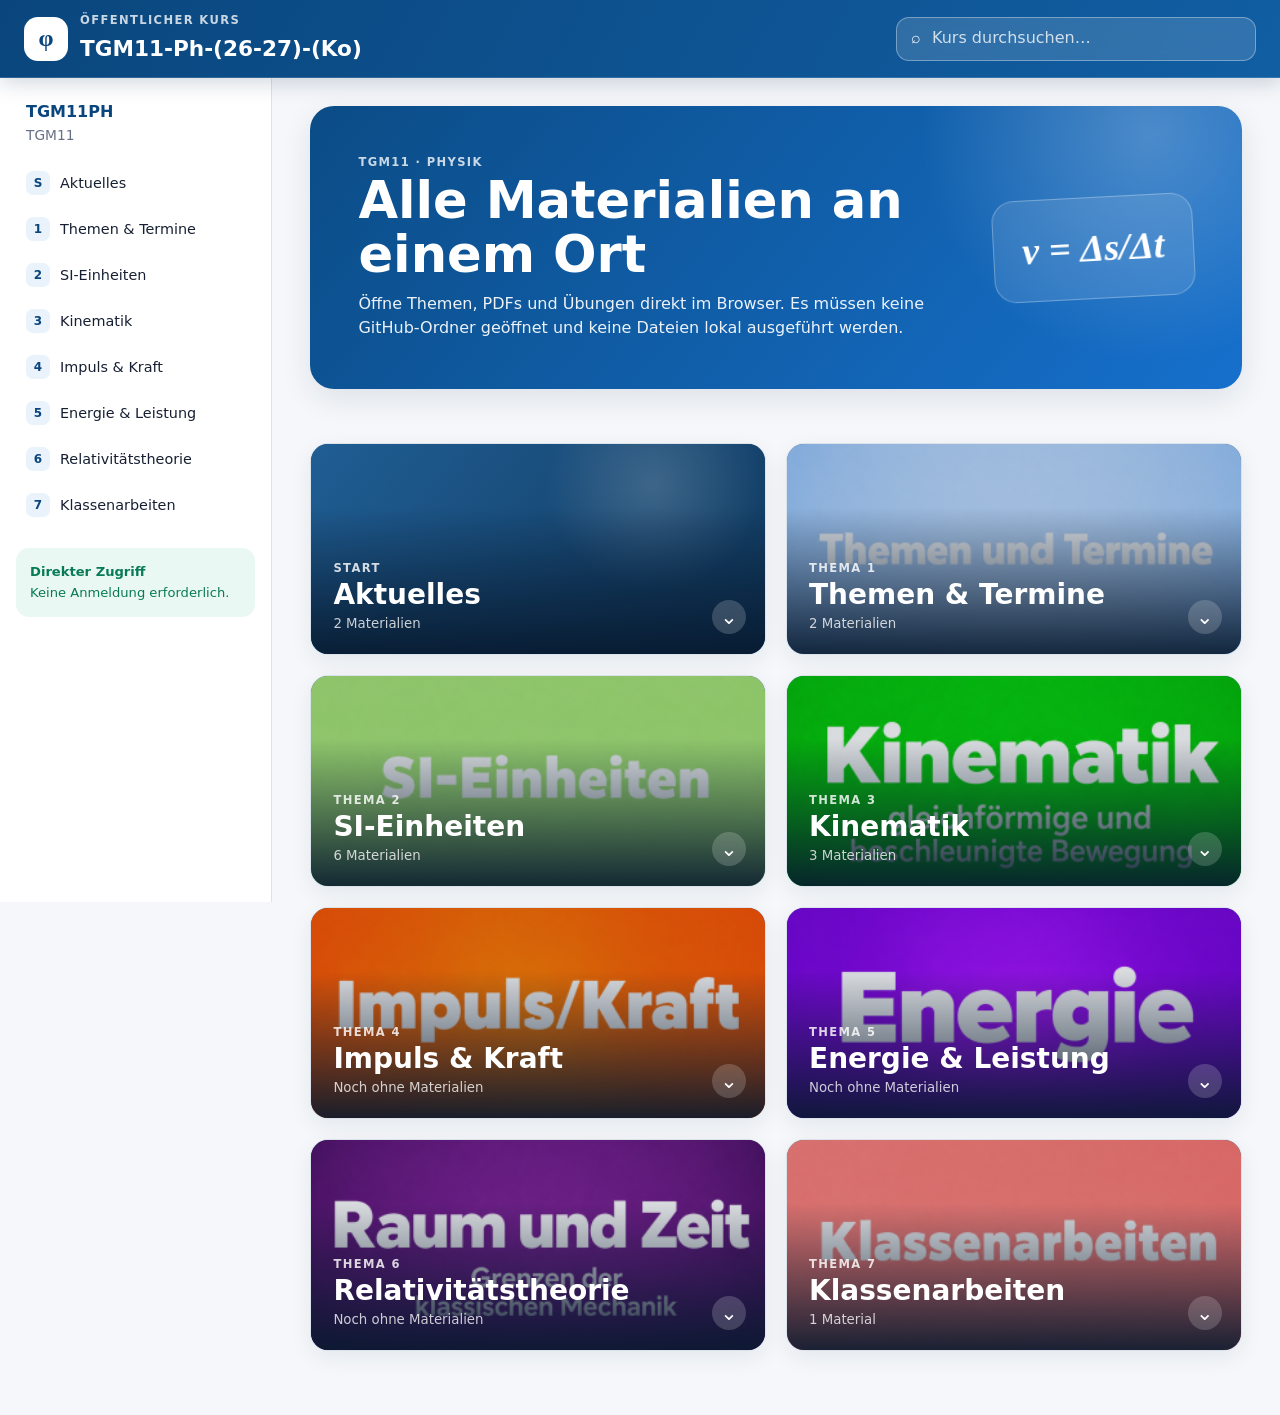
<file: index.html>
<!doctype html>
<html lang="de">
<head>
  <meta charset="utf-8">
  <meta name="viewport" content="width=device-width, initial-scale=1">
  <meta name="description" content="Öffentliche statische Kursansicht">
  <meta name="theme-color" content="#115ea3">
  <title>Kurs</title>
  <link rel="stylesheet" href="assets/styles.css">
  <script defer src="data/course-data.js"></script>
  <script defer src="assets/app.js"></script>
</head>
<body>
  <a class="skip-link" href="#main">Zum Inhalt springen</a>
  <header class="site-header">
    <div class="header-inner">
      <button class="menu-button" id="menuButton" type="button" aria-label="Navigation öffnen" aria-controls="sidebar" aria-expanded="false">☰</button>
      <div class="brand">
        <span class="brand-mark" aria-hidden="true">φ</span>
        <div>
          <p class="eyebrow">Öffentlicher Kurs</p>
          <h1 id="courseTitle">Moodle-Kurs</h1>
        </div>
      </div>
      <div class="header-actions">
        <label class="search" aria-label="Kurs durchsuchen">
          <span aria-hidden="true">⌕</span>
          <input id="searchInput" type="search" placeholder="Kurs durchsuchen…" autocomplete="off">
        </label>
      </div>
    </div>
  </header>

  <div class="layout">
    <aside class="sidebar" id="sidebar" aria-label="Kursnavigation">
      <div class="course-meta">
        <strong id="courseShortname"></strong>
        <span id="courseCategory"></span>
      </div>
      <nav id="sectionNav"></nav>
      <div class="sidebar-note">
        <strong>Direkter Zugriff</strong>
        <span>Keine Anmeldung erforderlich.</span>
      </div>
    </aside>

    <main id="main" class="main-content" tabindex="-1">
      <section class="hero" id="hero">
        <div>
          <p class="eyebrow">TGM11 · Physik</p>
          <h2>Alle Materialien an einem Ort</h2>
          <p>Öffne Themen, PDFs und Übungen direkt im Browser. Es müssen keine GitHub-Ordner geöffnet und keine Dateien lokal ausgeführt werden.</p>
        </div>
        <div class="hero-symbol" aria-hidden="true">v = Δs/Δt</div>
      </section>

      <div id="searchStatus" class="search-status" role="status" aria-live="polite"></div>
      <section id="courseGrid" class="course-grid" aria-label="Kursbereiche"></section>
      <section id="emptySearch" class="empty-state" hidden>
        <div aria-hidden="true">⌕</div>
        <h2>Keine Treffer</h2>
        <p>Versuche einen anderen Suchbegriff.</p>
      </section>
    </main>
  </div>

  <div class="modal" id="viewerModal" hidden>
    <div class="modal-backdrop" data-close-modal></div>
    <section class="modal-panel" role="dialog" aria-modal="true" aria-labelledby="viewerTitle">
      <header class="modal-header">
        <div>
          <p class="eyebrow" id="viewerType">Material</p>
          <h2 id="viewerTitle">Material</h2>
        </div>
        <div class="modal-actions">
          <a id="openNewTab" class="button secondary" href="#" target="_blank" rel="noopener" hidden>Neuer Tab</a>
          <a id="downloadFile" class="button secondary" href="#" download hidden>Download</a>
          <button class="icon-button" type="button" data-close-modal aria-label="Schließen">×</button>
        </div>
      </header>
      <div class="modal-body" id="viewerBody"></div>
    </section>
  </div>

  <template id="sectionTemplate">
    <article class="section-card">
      <button class="section-cover" type="button" aria-expanded="false">
        <span class="cover-image" aria-hidden="true"></span>
        <span class="cover-overlay"></span>
        <span class="cover-text">
          <span class="section-number"></span>
          <strong class="section-title"></strong>
          <small class="section-count"></small>
        </span>
        <span class="chevron" aria-hidden="true">⌄</span>
      </button>
      <div class="section-content" hidden>
        <div class="section-summary prose"></div>
        <div class="section-items"></div>
      </div>
    </article>
  </template>

  <template id="subsectionTemplate">
    <section class="subsection">
      <button class="subsection-toggle" type="button" aria-expanded="false">
        <span><span class="item-icon" aria-hidden="true">▦</span><strong class="subsection-title"></strong></span>
        <span class="subsection-meta"></span>
        <span class="chevron" aria-hidden="true">⌄</span>
      </button>
      <div class="subsection-body" hidden>
        <div class="subsection-summary prose"></div>
        <div class="subsection-items"></div>
      </div>
    </section>
  </template>
</body>
</html>
</file>
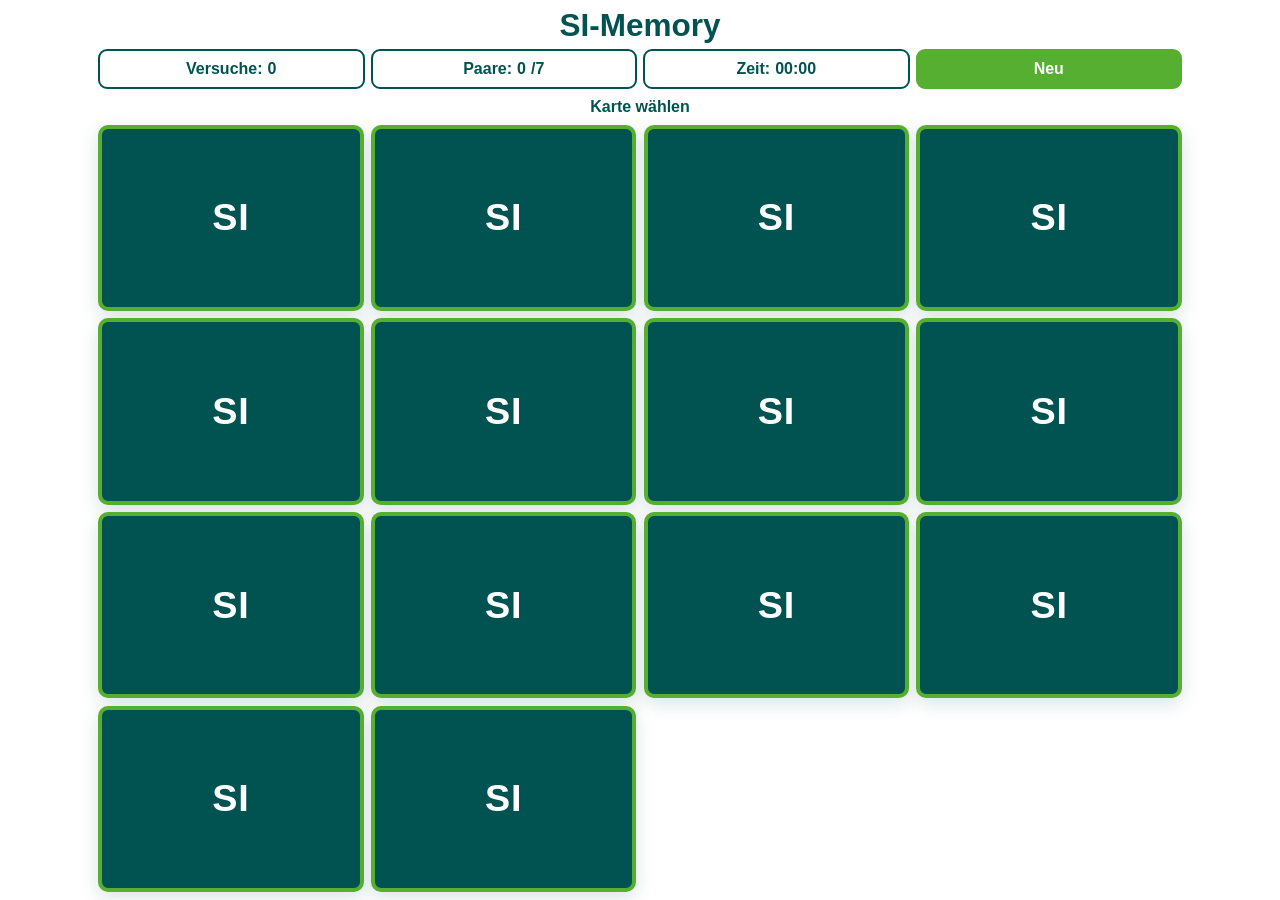
<file: course-files/20517-Memory-SI-Basiseinheiten/Memory_SI_Basiseinheiten.html>
<!DOCTYPE html>
<html lang="de">
<head>
  <meta charset="UTF-8">
  <meta name="viewport" content="width=device-width, initial-scale=1.0">
  <title>SI-Memory</title>
  <style>
    :root {
      --petrol: #005351;
      --green: #56AF31;
      --white: #ffffff;
      --shadow: 0 6px 18px rgba(0, 83, 81, 0.15);
    }

    * {
      box-sizing: border-box;
    }

    html,
    body {
      width: 100%;
      height: 100%;
      margin: 0;
      overflow: hidden;
    }

    body {
      font-family: Arial, Helvetica, sans-serif;
      color: var(--petrol);
      background: var(--white);
    }

    .app {
      width: min(1100px, 98vw);
      height: 100dvh;
      margin: 0 auto;
      padding: 8px;
      display: grid;
      grid-template-rows: auto auto auto 1fr;
      gap: 6px;
    }

    h1 {
      margin: 0;
      text-align: center;
      font-size: clamp(1.45rem, 3.5vh, 2.2rem);
      line-height: 1.1;
    }

    .toolbar {
      display: grid;
      grid-template-columns: repeat(4, 1fr);
      gap: 6px;
    }

    .stat,
    .button {
      min-height: 40px;
      border: 2px solid var(--petrol);
      border-radius: 9px;
      background: var(--white);
      color: var(--petrol);
      display: flex;
      align-items: center;
      justify-content: center;
      gap: 5px;
      font-weight: 700;
      font-size: clamp(0.8rem, 1.9vh, 1rem);
    }

    .button {
      border-color: var(--green);
      background: var(--green);
      color: var(--white);
      cursor: pointer;
      transition: transform 0.15s ease, filter 0.15s ease;
    }

    .button:hover {
      filter: brightness(0.94);
      transform: translateY(-1px);
    }

    .message {
      height: 24px;
      margin: 0;
      text-align: center;
      font-size: clamp(0.82rem, 1.8vh, 1rem);
      font-weight: 700;
      line-height: 24px;
    }

    .game-board {
      min-height: 0;
      display: grid;
      grid-template-columns: repeat(4, minmax(0, 1fr));
      grid-auto-rows: minmax(0, 1fr);
      gap: clamp(5px, 0.8vh, 9px);
      perspective: 1000px;
    }

    .memory-card {
      position: relative;
      min-width: 0;
      min-height: 0;
      padding: 0;
      border: 0;
      border-radius: 10px;
      background: transparent;
      cursor: pointer;
      transform-style: preserve-3d;
      transition: transform 0.35s ease;
    }

    .memory-card.flipped,
    .memory-card.matched {
      transform: rotateY(180deg);
    }

    .memory-card.matched {
      cursor: default;
    }

    .memory-card.match-pop {
      animation: matchPop 0.55s ease;
    }

    .face {
      position: absolute;
      inset: 0;
      border-radius: 10px;
      box-shadow: var(--shadow);
      backface-visibility: hidden;
      -webkit-backface-visibility: hidden;
      display: flex;
      align-items: center;
      justify-content: center;
      overflow: hidden;
    }

    .back {
      background: var(--petrol);
      color: var(--white);
      border: 4px solid var(--green);
      font-size: clamp(1.1rem, 4.2vh, 2.6rem);
      font-weight: 900;
      letter-spacing: 0.02em;
    }

    .front {
      transform: rotateY(180deg);
      padding: 6px;
      text-align: center;
      background: var(--white);
      border: 3px solid var(--petrol);
      transition: box-shadow 0.25s ease, border-color 0.25s ease, transform 0.25s ease;
    }

    .memory-card.matched .front {
      border-color: var(--green);
      background: var(--white);
      box-shadow: 0 0 0 2px rgba(86, 175, 49, 0.15), 0 0 18px rgba(86, 175, 49, 0.28);
    }

    .emoji {
      display: block;
      margin-bottom: 3px;
      font-size: clamp(1rem, 2.4vh, 1.4rem);
      line-height: 1;
    }

    .label {
      font-size: clamp(0.78rem, 2.55vh, 1.28rem);
      font-weight: 800;
      line-height: 1.05;
      overflow-wrap: anywhere;
    }

    .symbol {
      display: block;
      margin-top: 4px;
      color: var(--green);
      font-size: clamp(0.74rem, 2.15vh, 1.06rem);
      font-weight: 900;
    }

    .win-overlay {
      position: fixed;
      inset: 0;
      display: none;
      place-items: center;
      padding: 20px;
      background: rgba(0, 83, 81, 0.72);
      z-index: 10;
    }

    .win-overlay.show {
      display: grid;
    }

    .win-box {
      width: min(360px, 90vw);
      padding: 22px;
      border-radius: 14px;
      text-align: center;
      background: var(--white);
      border: 5px solid var(--green);
      box-shadow: var(--shadow);
    }

    .win-box h2 {
      margin: 0 0 8px;
    }

    .win-box p {
      margin: 0 0 14px;
      font-size: 1rem;
    }

    .win-box .button {
      width: 100%;
      min-height: 44px;
    }

    .memory-card:focus-visible,
    .button:focus-visible {
      outline: 3px solid var(--green);
      outline-offset: 2px;
    }

    @keyframes matchPop {
      0%   { transform: rotateY(180deg) scale(1); }
      35%  { transform: rotateY(180deg) scale(1.08); }
      70%  { transform: rotateY(180deg) scale(0.98); }
      100% { transform: rotateY(180deg) scale(1); }
    }

    @media (max-width: 540px) {
      .app {
        width: 100vw;
        padding: 5px;
        gap: 4px;
      }

      .toolbar {
        gap: 4px;
      }

      .stat,
      .button {
        min-height: 32px;
        border-radius: 7px;
        font-size: 0.68rem;
      }

      .game-board {
        gap: 4px;
      }

      .face,
      .memory-card {
        border-radius: 7px;
      }

      .front {
        padding: 3px;
        border-width: 2px;
      }

      .back {
        border-width: 3px;
      }

      .emoji {
        font-size: clamp(0.82rem, 3vw, 1rem);
        margin-bottom: 2px;
      }

      .label {
        font-size: clamp(0.6rem, 2.8vw, 0.85rem);
      }

      .symbol {
        font-size: clamp(0.58rem, 2.35vw, 0.78rem);
      }
    }

    @media (max-height: 570px) {
      .app {
        padding: 4px;
        gap: 3px;
      }

      h1 {
        font-size: 1.08rem;
      }

      .stat,
      .button {
        min-height: 28px;
      }

      .message {
        height: 18px;
        line-height: 18px;
      }

      .game-board {
        gap: 3px;
      }

      .emoji {
        font-size: 0.9rem;
      }

      .label {
        font-size: 0.7rem;
      }

      .symbol {
        font-size: 0.62rem;
      }
    }

    @media (prefers-reduced-motion: reduce) {
      .memory-card,
      .button,
      .front {
        transition: none;
      }

      .memory-card.match-pop {
        animation: none;
      }
    }
  </style>
</head>
<body>
  <main class="app">
    <h1>SI-Memory</h1>

    <section class="toolbar" aria-label="Spielstand">
      <div class="stat">Versuche: <span id="moves">0</span></div>
      <div class="stat">Paare: <span id="found">0</span>/7</div>
      <div class="stat">Zeit: <span id="time">00:00</span></div>
      <button class="button" id="restart" type="button">Neu</button>
    </section>

    <p class="message" id="message" aria-live="polite">Karte wählen</p>

    <section class="game-board" id="board" aria-label="Memory-Spielfeld"></section>
  </main>

  <div class="win-overlay" id="winOverlay" aria-live="polite">
    <div class="win-box">
      <h2>Geschafft! 🎉</h2>
      <p id="result"></p>
      <button class="button" id="again" type="button">Nochmal</button>
    </div>
  </div>

  <script>
    const pairs = [
      { id: "laenge", quantity: "Länge", unit: "Meter", symbol: "m", emoji: "📏" },
      { id: "masse", quantity: "Masse", unit: "Kilogramm", symbol: "kg", emoji: "⚖️" },
      { id: "zeit", quantity: "Zeit", unit: "Sekunde", symbol: "s", emoji: "⏱️" },
      { id: "strom", quantity: "Stromstärke", unit: "Ampere", symbol: "A", emoji: "⚡" },
      { id: "temperatur", quantity: "Temperatur", unit: "Kelvin", symbol: "K", emoji: "🔥" },
      { id: "stoffmenge", quantity: "Stoffmenge", unit: "Mol", symbol: "mol", emoji: "⚗️" },
      { id: "lichtstaerke", quantity: "Lichtstärke", unit: "Candela", symbol: "cd", emoji: "💡" }
    ];

    const board = document.getElementById("board");
    const movesElement = document.getElementById("moves");
    const foundElement = document.getElementById("found");
    const timeElement = document.getElementById("time");
    const messageElement = document.getElementById("message");
    const winOverlay = document.getElementById("winOverlay");
    const resultElement = document.getElementById("result");

    let firstCard = null;
    let secondCard = null;
    let locked = false;
    let moves = 0;
    let found = 0;
    let seconds = 0;
    let timer = null;

    function shuffle(items) {
      const result = [...items];
      for (let i = result.length - 1; i > 0; i--) {
        const j = Math.floor(Math.random() * (i + 1));
        [result[i], result[j]] = [result[j], result[i]];
      }
      return result;
    }

    function makeDeck() {
      return shuffle(
        pairs.flatMap(pair => [
          {
            pairId: pair.id,
            type: "quantity",
            label: pair.quantity,
            symbol: "",
            emoji: pair.emoji
          },
          {
            pairId: pair.id,
            type: "unit",
            label: pair.unit,
            symbol: pair.symbol,
            emoji: pair.emoji
          }
        ])
      );
    }

    function startTimer() {
      if (timer) return;
      timer = setInterval(() => {
        seconds++;
        const minutes = String(Math.floor(seconds / 60)).padStart(2, "0");
        const rest = String(seconds % 60).padStart(2, "0");
        timeElement.textContent = `${minutes}:${rest}`;
      }, 1000);
    }

    function createCard(data, index) {
      const card = document.createElement("button");
      card.type = "button";
      card.className = "memory-card";
      card.dataset.pairId = data.pairId;
      card.dataset.type = data.type;
      card.setAttribute("aria-label", `Verdeckte Karte ${index + 1}`);
      card.innerHTML = `
        <span class="face back" aria-hidden="true">SI</span>
        <span class="face front">
          <span class="label">
            <span class="emoji">${data.emoji}</span>
            ${data.label}
            ${data.symbol ? `<span class="symbol">${data.symbol}</span>` : ""}
          </span>
        </span>
      `;
      card.addEventListener("click", () => flip(card, data));
      return card;
    }

    function render() {
      board.innerHTML = "";
      makeDeck().forEach((data, index) => {
        board.appendChild(createCard(data, index));
      });
    }

    function triggerMatchEffect(cardA, cardB) {
      [cardA, cardB].forEach(card => {
        card.classList.add("match-pop");
        setTimeout(() => card.classList.remove("match-pop"), 550);
      });
    }

    function flip(card, data) {
      if (locked || card === firstCard || card.classList.contains("matched")) return;

      startTimer();
      card.classList.add("flipped");
      card.setAttribute("aria-label", data.label);

      if (!firstCard) {
        firstCard = card;
        messageElement.textContent = "Passende Karte wählen";
        return;
      }

      secondCard = card;
      moves++;
      movesElement.textContent = moves;

      const samePair = firstCard.dataset.pairId === secondCard.dataset.pairId;
      const differentType = firstCard.dataset.type !== secondCard.dataset.type;

      if (samePair && differentType) {
        firstCard.classList.add("matched");
        secondCard.classList.add("matched");
        firstCard.disabled = true;
        secondCard.disabled = true;
        triggerMatchEffect(firstCard, secondCard);
        found++;
        foundElement.textContent = found;
        messageElement.textContent = "Richtig! ✅";
        resetTurn();

        if (found === pairs.length) {
          finish();
        }
      } else {
        locked = true;
        messageElement.textContent = "Nicht passend";
        setTimeout(() => {
          firstCard.classList.remove("flipped");
          secondCard.classList.remove("flipped");
          firstCard.setAttribute("aria-label", "Verdeckte Karte");
          secondCard.setAttribute("aria-label", "Verdeckte Karte");
          resetTurn();
        }, 700);
      }
    }

    function resetTurn() {
      firstCard = null;
      secondCard = null;
      locked = false;
    }

    function finish() {
      clearInterval(timer);
      timer = null;
      resultElement.textContent =
        `${moves} Versuche · ${timeElement.textContent}`;
      winOverlay.classList.add("show");
    }

    function resetGame() {
      clearInterval(timer);
      timer = null;
      firstCard = null;
      secondCard = null;
      locked = false;
      moves = 0;
      found = 0;
      seconds = 0;
      movesElement.textContent = "0";
      foundElement.textContent = "0";
      timeElement.textContent = "00:00";
      messageElement.textContent = "Karte wählen";
      winOverlay.classList.remove("show");
      render();
    }

    document.getElementById("restart").addEventListener("click", resetGame);
    document.getElementById("again").addEventListener("click", resetGame);

    resetGame();
  </script>
</body>
</html>
</file>
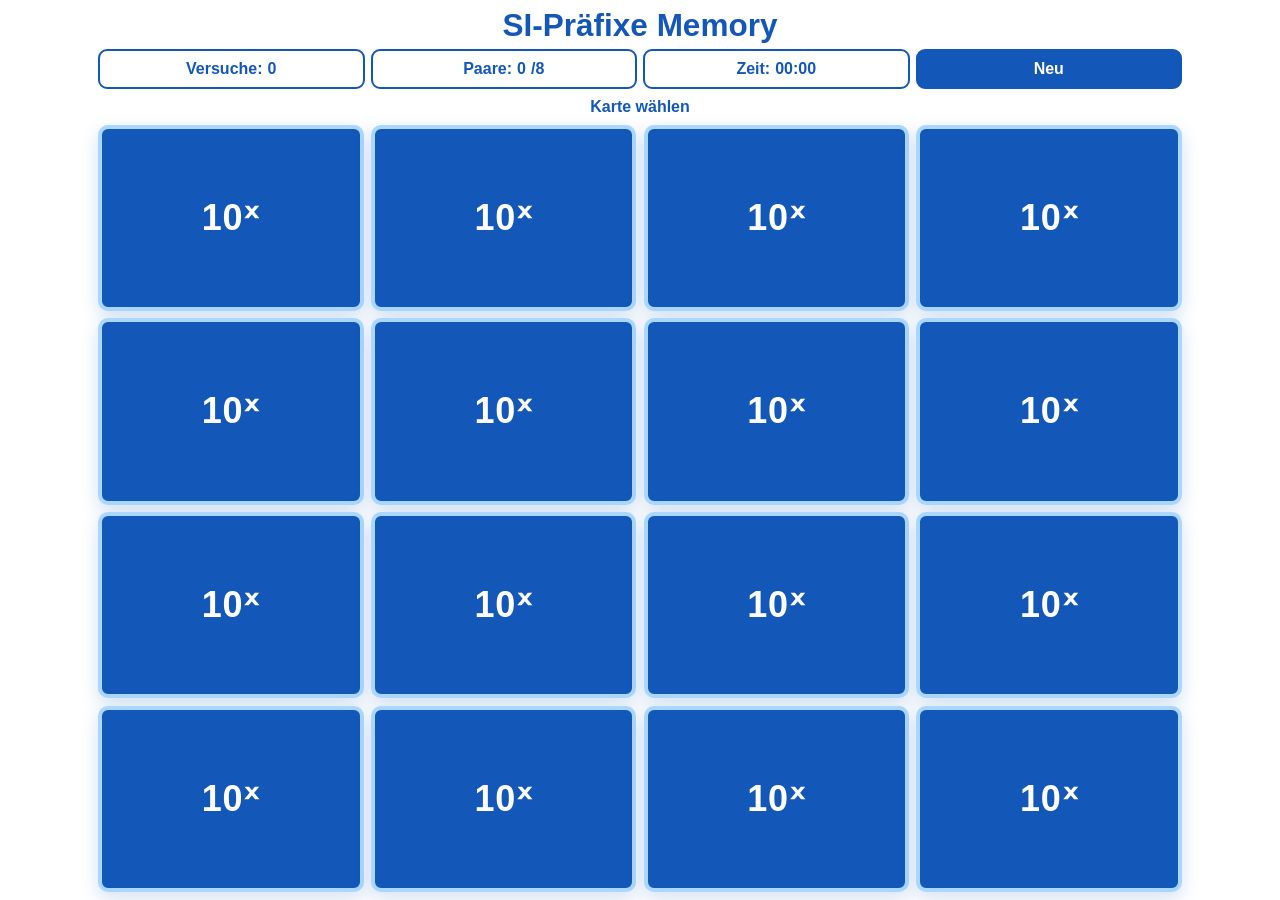
<file: course-files/20518-Einheiten-Prafix/Einheiten_Prafix.html>
<!DOCTYPE html>
<html lang="de">
<head>
  <meta charset="UTF-8">
  <meta name="viewport" content="width=device-width, initial-scale=1.0">
  <title>SI-Präfixe Memory</title>
  <style>
    :root {
      --blue: #1357B8;
      --light-blue: #A9D7FF;
      --white: #ffffff;
      --shadow: 0 6px 18px rgba(19, 87, 184, 0.18);
    }

    * {
      box-sizing: border-box;
    }

    html,
    body {
      width: 100%;
      height: 100%;
      margin: 0;
      overflow: hidden;
    }

    body {
      font-family: Arial, Helvetica, sans-serif;
      color: var(--blue);
      background: var(--white);
    }

    .app {
      width: min(1100px, 98vw);
      height: 100dvh;
      margin: 0 auto;
      padding: 8px;
      display: grid;
      grid-template-rows: auto auto auto 1fr;
      gap: 6px;
    }

    h1 {
      margin: 0;
      text-align: center;
      font-size: clamp(1.45rem, 3.5vh, 2.2rem);
      line-height: 1.1;
    }

    .toolbar {
      display: grid;
      grid-template-columns: repeat(4, 1fr);
      gap: 6px;
    }

    .stat,
    .button {
      min-height: 40px;
      border: 2px solid var(--blue);
      border-radius: 9px;
      background: var(--white);
      color: var(--blue);
      display: flex;
      align-items: center;
      justify-content: center;
      gap: 5px;
      font-weight: 700;
      font-size: clamp(0.8rem, 1.9vh, 1rem);
    }

    .button {
      border-color: var(--blue);
      background: var(--blue);
      color: var(--white);
      cursor: pointer;
      transition: transform 0.15s ease, filter 0.15s ease;
    }

    .button:hover {
      filter: brightness(0.95);
      transform: translateY(-1px);
    }

    .message {
      height: 24px;
      margin: 0;
      text-align: center;
      font-size: clamp(0.82rem, 1.8vh, 1rem);
      font-weight: 700;
      line-height: 24px;
    }

    .game-board {
      min-height: 0;
      display: grid;
      grid-template-columns: repeat(4, minmax(0, 1fr));
      grid-template-rows: repeat(4, minmax(0, 1fr));
      gap: clamp(5px, 0.8vh, 9px);
      perspective: 1000px;
    }

    .memory-card {
      position: relative;
      min-width: 0;
      min-height: 0;
      padding: 0;
      border: 0;
      border-radius: 10px;
      background: transparent;
      cursor: pointer;
      transform-style: preserve-3d;
      transition: transform 0.35s ease;
    }

    .memory-card.flipped,
    .memory-card.matched {
      transform: rotateY(180deg);
    }

    .memory-card.matched {
      cursor: default;
    }

    .memory-card.match-pop {
      animation: matchPop 0.55s ease;
    }

    .face {
      position: absolute;
      inset: 0;
      border-radius: 10px;
      box-shadow: var(--shadow);
      backface-visibility: hidden;
      -webkit-backface-visibility: hidden;
      display: flex;
      align-items: center;
      justify-content: center;
      overflow: hidden;
    }

    .back {
      background: var(--blue);
      color: var(--white);
      border: 4px solid var(--light-blue);
      font-size: clamp(1.05rem, 4vh, 2.4rem);
      font-weight: 900;
      letter-spacing: 0.02em;
    }

    .front {
      transform: rotateY(180deg);
      padding: 6px;
      text-align: center;
      background: var(--white);
      border: 3px solid var(--blue);
      transition: box-shadow 0.25s ease, border-color 0.25s ease;
    }

    .memory-card.matched .front {
      border-color: var(--light-blue);
      box-shadow: 0 0 0 2px rgba(169, 215, 255, 0.35), 0 0 20px rgba(19, 87, 184, 0.28);
    }

    .emoji {
      display: block;
      margin-bottom: 3px;
      font-size: clamp(1rem, 2.4vh, 1.4rem);
      line-height: 1;
    }

    .label {
      font-size: clamp(0.82rem, 2.7vh, 1.32rem);
      font-weight: 800;
      line-height: 1.05;
      overflow-wrap: anywhere;
    }

    .symbol {
      display: block;
      margin-top: 4px;
      color: var(--blue);
      font-size: clamp(0.76rem, 2.2vh, 1.08rem);
      font-weight: 900;
    }

    .win-overlay {
      position: fixed;
      inset: 0;
      display: none;
      place-items: center;
      padding: 20px;
      background: rgba(19, 87, 184, 0.75);
      z-index: 10;
    }

    .win-overlay.show {
      display: grid;
    }

    .win-box {
      width: min(360px, 90vw);
      padding: 22px;
      border-radius: 14px;
      text-align: center;
      background: var(--white);
      border: 5px solid var(--light-blue);
      box-shadow: var(--shadow);
    }

    .win-box h2 {
      margin: 0 0 8px;
    }

    .win-box p {
      margin: 0 0 14px;
      font-size: 1rem;
    }

    .win-box .button {
      width: 100%;
      min-height: 44px;
    }

    .memory-card:focus-visible,
    .button:focus-visible {
      outline: 3px solid var(--light-blue);
      outline-offset: 2px;
    }

    @keyframes matchPop {
      0%   { transform: rotateY(180deg) scale(1); }
      35%  { transform: rotateY(180deg) scale(1.08); }
      70%  { transform: rotateY(180deg) scale(0.98); }
      100% { transform: rotateY(180deg) scale(1); }
    }

    @media (max-width: 540px) {
      .app {
        width: 100vw;
        padding: 5px;
        gap: 4px;
      }

      .toolbar {
        gap: 4px;
      }

      .stat,
      .button {
        min-height: 32px;
        border-radius: 7px;
        font-size: 0.68rem;
      }

      .game-board {
        gap: 4px;
      }

      .face,
      .memory-card {
        border-radius: 7px;
      }

      .front {
        padding: 3px;
        border-width: 2px;
      }

      .back {
        border-width: 3px;
      }

      .emoji {
        font-size: clamp(0.82rem, 3vw, 1rem);
        margin-bottom: 2px;
      }

      .label {
        font-size: clamp(0.62rem, 2.9vw, 0.86rem);
      }

      .symbol {
        font-size: clamp(0.6rem, 2.4vw, 0.8rem);
      }
    }

    @media (max-height: 570px) {
      .app {
        padding: 4px;
        gap: 3px;
      }

      h1 {
        font-size: 1.08rem;
      }

      .stat,
      .button {
        min-height: 28px;
      }

      .message {
        height: 18px;
        line-height: 18px;
      }

      .game-board {
        gap: 3px;
      }

      .emoji {
        font-size: 0.9rem;
      }

      .label {
        font-size: 0.72rem;
      }

      .symbol {
        font-size: 0.64rem;
      }
    }

    @media (prefers-reduced-motion: reduce) {
      .memory-card,
      .button,
      .front {
        transition: none;
      }

      .memory-card.match-pop {
        animation: none;
      }
    }
  </style>
</head>
<body>
  <main class="app">
    <h1>SI-Präfixe Memory</h1>

    <section class="toolbar" aria-label="Spielstand">
      <div class="stat">Versuche: <span id="moves">0</span></div>
      <div class="stat">Paare: <span id="found">0</span>/8</div>
      <div class="stat">Zeit: <span id="time">00:00</span></div>
      <button class="button" id="restart" type="button">Neu</button>
    </section>

    <p class="message" id="message" aria-live="polite">Karte wählen</p>

    <section class="game-board" id="board" aria-label="Memory-Spielfeld"></section>
  </main>

  <div class="win-overlay" id="winOverlay" aria-live="polite">
    <div class="win-box">
      <h2>Geschafft! 🎉</h2>
      <p id="result"></p>
      <button class="button" id="again" type="button">Nochmal</button>
    </div>
  </div>

  <script>
    const pairs = [
      { id: "kilo", prefix: "Kilo", symbol: "k", power: "10³", emoji: "📦" },
      { id: "mega", prefix: "Mega", symbol: "M", power: "10⁶", emoji: "🏢" },
      { id: "giga", prefix: "Giga", symbol: "G", power: "10⁹", emoji: "🌆" },
      { id: "tera", prefix: "Tera", symbol: "T", power: "10¹²", emoji: "🌍" },
      { id: "zenti", prefix: "Zenti", symbol: "c", power: "10⁻²", emoji: "📏" },
      { id: "milli", prefix: "Milli", symbol: "m", power: "10⁻³", emoji: "💧" },
      { id: "mikro", prefix: "Mikro", symbol: "µ", power: "10⁻⁶", emoji: "🔬" },
      { id: "nano", prefix: "Nano", symbol: "n", power: "10⁻⁹", emoji: "🧬" }
    ];

    const board = document.getElementById("board");
    const movesElement = document.getElementById("moves");
    const foundElement = document.getElementById("found");
    const timeElement = document.getElementById("time");
    const messageElement = document.getElementById("message");
    const winOverlay = document.getElementById("winOverlay");
    const resultElement = document.getElementById("result");

    let firstCard = null;
    let secondCard = null;
    let locked = false;
    let moves = 0;
    let found = 0;
    let seconds = 0;
    let timer = null;

    function shuffle(items) {
      const result = [...items];
      for (let i = result.length - 1; i > 0; i--) {
        const j = Math.floor(Math.random() * (i + 1));
        [result[i], result[j]] = [result[j], result[i]];
      }
      return result;
    }

    function makeDeck() {
      return shuffle(
        pairs.flatMap(pair => [
          {
            pairId: pair.id,
            type: "prefix",
            label: pair.prefix,
            symbol: pair.symbol,
            emoji: pair.emoji
          },
          {
            pairId: pair.id,
            type: "power",
            label: pair.power,
            symbol: "",
            emoji: pair.emoji
          }
        ])
      );
    }

    function startTimer() {
      if (timer) return;
      timer = setInterval(() => {
        seconds++;
        const minutes = String(Math.floor(seconds / 60)).padStart(2, "0");
        const rest = String(seconds % 60).padStart(2, "0");
        timeElement.textContent = `${minutes}:${rest}`;
      }, 1000);
    }

    function createCard(data, index) {
      const card = document.createElement("button");
      card.type = "button";
      card.className = "memory-card";
      card.dataset.pairId = data.pairId;
      card.dataset.type = data.type;
      card.setAttribute("aria-label", `Verdeckte Karte ${index + 1}`);
      card.innerHTML = `
        <span class="face back" aria-hidden="true">10ˣ</span>
        <span class="face front">
          <span class="label">
            <span class="emoji">${data.emoji}</span>
            ${data.label}
            ${data.symbol ? `<span class="symbol">${data.symbol}</span>` : ""}
          </span>
        </span>
      `;
      card.addEventListener("click", () => flip(card, data));
      return card;
    }

    function render() {
      board.innerHTML = "";
      makeDeck().forEach((data, index) => {
        board.appendChild(createCard(data, index));
      });
    }

    function triggerMatchEffect(cardA, cardB) {
      [cardA, cardB].forEach(card => {
        card.classList.add("match-pop");
        setTimeout(() => card.classList.remove("match-pop"), 550);
      });
    }

    function flip(card, data) {
      if (locked || card === firstCard || card.classList.contains("matched")) return;

      startTimer();
      card.classList.add("flipped");
      card.setAttribute("aria-label", data.label);

      if (!firstCard) {
        firstCard = card;
        messageElement.textContent = "Passende Karte wählen";
        return;
      }

      secondCard = card;
      moves++;
      movesElement.textContent = moves;

      const samePair = firstCard.dataset.pairId === secondCard.dataset.pairId;
      const differentType = firstCard.dataset.type !== secondCard.dataset.type;

      if (samePair && differentType) {
        firstCard.classList.add("matched");
        secondCard.classList.add("matched");
        firstCard.disabled = true;
        secondCard.disabled = true;
        triggerMatchEffect(firstCard, secondCard);
        found++;
        foundElement.textContent = found;
        messageElement.textContent = "Richtig! ✅";
        resetTurn();

        if (found === pairs.length) {
          finish();
        }
      } else {
        locked = true;
        messageElement.textContent = "Nicht passend";
        setTimeout(() => {
          firstCard.classList.remove("flipped");
          secondCard.classList.remove("flipped");
          firstCard.setAttribute("aria-label", "Verdeckte Karte");
          secondCard.setAttribute("aria-label", "Verdeckte Karte");
          resetTurn();
        }, 700);
      }
    }

    function resetTurn() {
      firstCard = null;
      secondCard = null;
      locked = false;
    }

    function finish() {
      clearInterval(timer);
      timer = null;
      resultElement.textContent =
        `${moves} Versuche · ${timeElement.textContent}`;
      winOverlay.classList.add("show");
    }

    function resetGame() {
      clearInterval(timer);
      timer = null;
      firstCard = null;
      secondCard = null;
      locked = false;
      moves = 0;
      found = 0;
      seconds = 0;
      movesElement.textContent = "0";
      foundElement.textContent = "0";
      timeElement.textContent = "00:00";
      messageElement.textContent = "Karte wählen";
      winOverlay.classList.remove("show");
      render();
    }

    document.getElementById("restart").addEventListener("click", resetGame);
    document.getElementById("again").addEventListener("click", resetGame);

    resetGame();
  </script>
</body>
</html>
</file>
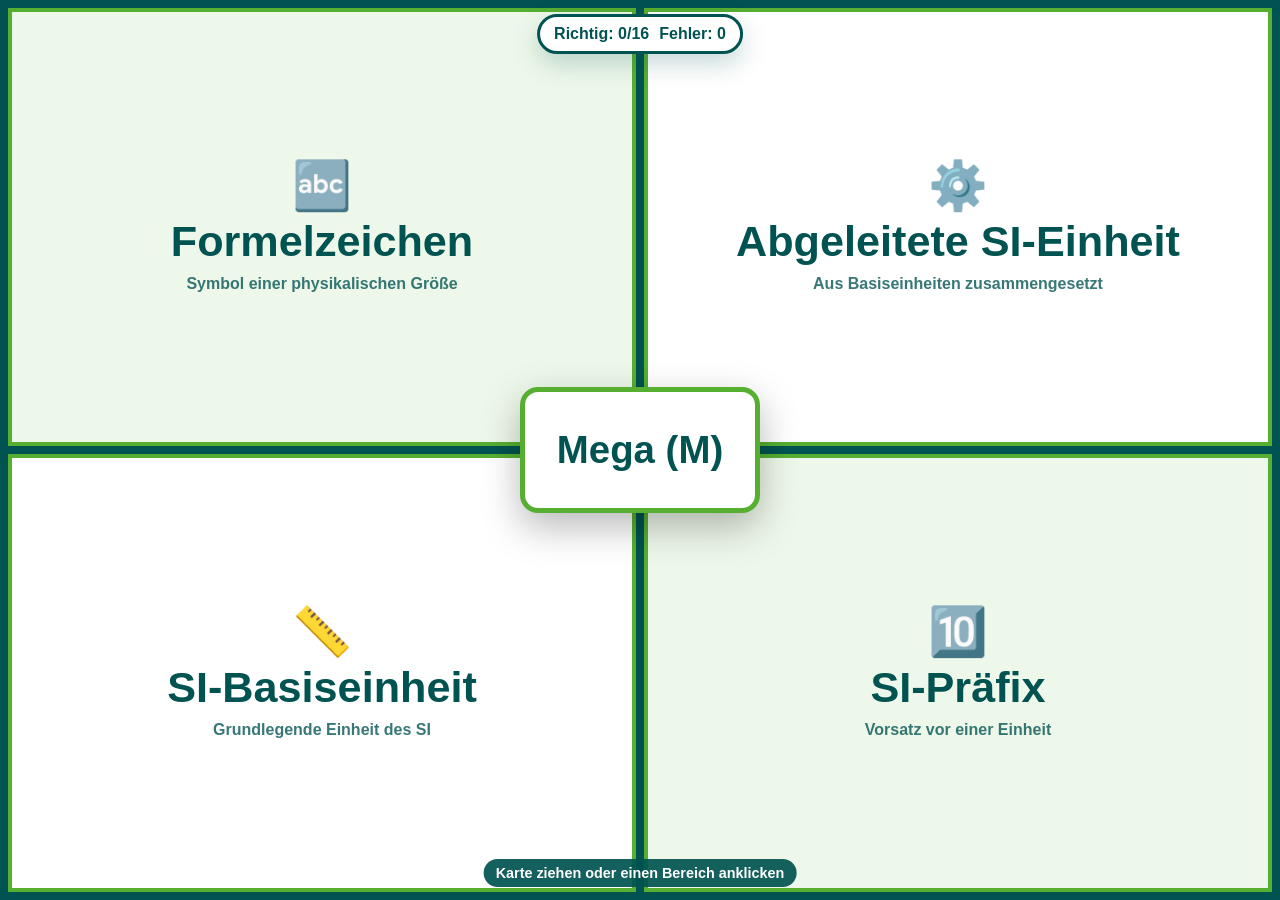
<file: course-files/20519-Zuordnen-Einheit-Prafix/Zuordnen_Einheit_Prafix.html>
<!DOCTYPE html>
<html lang="de">
<head>
  <meta charset="UTF-8">
  <meta name="viewport" content="width=device-width, initial-scale=1.0">
  <title>TGM11 Physik – Vier-Felder-Zuordnung</title>
  <style>
    :root {
      --petrol: #005351;
      --green: #56AF31;
      --light-green: #EEF8EA;
      --white: #FFFFFF;
      --red: #FF2D2D;
      --flash-green: #75FF4A;
      --shadow: 0 10px 26px rgba(0, 83, 81, 0.22);
    }

    * {
      box-sizing: border-box;
    }

    html,
    body {
      width: 100%;
      height: 100%;
      margin: 0;
      overflow: hidden;
      font-family: Arial, Helvetica, sans-serif;
      background: var(--white);
      color: var(--petrol);
      touch-action: none;
      user-select: none;
    }

    .game {
      position: relative;
      width: 100vw;
      height: 100dvh;
      display: grid;
      grid-template-columns: 1fr 1fr;
      grid-template-rows: 1fr 1fr;
      gap: 8px;
      padding: 8px;
      background: var(--petrol);
    }

    .zone {
      position: relative;
      min-width: 0;
      min-height: 0;
      border: 4px solid var(--green);
      display: flex;
      align-items: center;
      justify-content: center;
      cursor: pointer;
      transition: transform 0.16s ease, background 0.16s ease, box-shadow 0.16s ease;
      overflow: hidden;
    }

    .zone:nth-child(1),
    .zone:nth-child(4) {
      background: var(--light-green);
    }

    .zone:nth-child(2),
    .zone:nth-child(3) {
      background: var(--white);
    }

    .zone:hover,
    .zone.drag-over {
      transform: scale(0.992);
      box-shadow: inset 0 0 0 7px rgba(86, 175, 49, 0.22);
    }

    .zone-title {
      text-align: center;
      font-size: clamp(1.15rem, 3.4vw, 2.7rem);
      font-weight: 900;
      line-height: 1.05;
      color: var(--petrol);
    }

    .zone-help {
      display: block;
      margin-top: 10px;
      font-size: clamp(0.66rem, 1.5vw, 1rem);
      font-weight: 700;
      line-height: 1.2;
      opacity: 0.78;
    }

    .zone-icon {
      display: block;
      margin-bottom: 8px;
      font-size: clamp(1.8rem, 4vw, 3rem);
    }

    .status {
      position: fixed;
      top: 14px;
      left: 50%;
      z-index: 20;
      transform: translateX(-50%);
      display: flex;
      gap: 10px;
      align-items: center;
      padding: 8px 14px;
      border: 3px solid var(--petrol);
      border-radius: 999px;
      background: var(--white);
      box-shadow: var(--shadow);
      font-size: clamp(0.78rem, 1.8vw, 1rem);
      font-weight: 900;
      white-space: nowrap;
    }

    .tile {
      position: fixed;
      left: 50%;
      top: 50%;
      z-index: 30;
      width: clamp(150px, 20vw, 240px);
      height: clamp(92px, 14vh, 132px);
      transform: translate(-50%, -50%);
      border: 5px solid var(--green);
      border-radius: 18px;
      background: var(--white);
      color: var(--petrol);
      box-shadow: 0 14px 38px rgba(0, 0, 0, 0.28);
      display: flex;
      align-items: center;
      justify-content: center;
      padding: 14px;
      text-align: center;
      font-size: clamp(1.35rem, 3.6vw, 2.4rem);
      font-weight: 900;
      line-height: 1.05;
      cursor: grab;
      touch-action: none;
      transition: box-shadow 0.15s ease, transform 0.15s ease;
    }

    .tile:hover {
      box-shadow: 0 18px 44px rgba(0, 0, 0, 0.34);
    }

    .tile.dragging {
      cursor: grabbing;
      transition: none;
      box-shadow: 0 22px 50px rgba(0, 0, 0, 0.38);
    }

    .tile.shake {
      animation: shake 0.35s ease;
    }

    .hint {
      position: fixed;
      left: 50%;
      bottom: 13px;
      z-index: 20;
      transform: translateX(-50%);
      padding: 6px 12px;
      border-radius: 999px;
      background: rgba(0, 83, 81, 0.92);
      color: white;
      font-size: clamp(0.7rem, 1.6vw, 0.9rem);
      font-weight: 700;
      white-space: nowrap;
    }

    .flash {
      position: fixed;
      inset: 0;
      z-index: 100;
      pointer-events: none;
      opacity: 0;
    }

    .flash.correct {
      animation: greenFlash 0.52s ease;
    }

    .flash.wrong {
      animation: redFlash 0.52s ease;
    }

    .finished {
      position: fixed;
      inset: 0;
      z-index: 110;
      display: none;
      place-items: center;
      padding: 20px;
      background: rgba(0, 83, 81, 0.84);
    }

    .finished.show {
      display: grid;
    }

    .finished-box {
      width: min(430px, 92vw);
      padding: 28px;
      border: 6px solid var(--green);
      border-radius: 22px;
      background: var(--white);
      text-align: center;
      box-shadow: var(--shadow);
    }

    .finished-box h2 {
      margin: 0 0 10px;
      font-size: 2rem;
    }

    .finished-box p {
      margin: 0 0 18px;
      font-size: 1.05rem;
      font-weight: 700;
    }

    .restart {
      width: 100%;
      min-height: 48px;
      border: 0;
      border-radius: 12px;
      background: var(--green);
      color: white;
      font: inherit;
      font-weight: 900;
      cursor: pointer;
    }

    @keyframes shake {
      0% { transform: translate(-50%, -50%) translateX(0); }
      25% { transform: translate(-50%, -50%) translateX(-12px); }
      50% { transform: translate(-50%, -50%) translateX(12px); }
      75% { transform: translate(-50%, -50%) translateX(-8px); }
      100% { transform: translate(-50%, -50%) translateX(0); }
    }

    @keyframes greenFlash {
      0% { opacity: 0; background: var(--flash-green); }
      28% { opacity: 0.82; background: var(--flash-green); }
      100% { opacity: 0; background: var(--flash-green); }
    }

    @keyframes redFlash {
      0% { opacity: 0; background: var(--red); }
      28% { opacity: 0.82; background: var(--red); }
      100% { opacity: 0; background: var(--red); }
    }

    @media (max-width: 650px) {
      .game {
        gap: 5px;
        padding: 5px;
      }

      .zone {
        border-width: 3px;
      }

      .zone-title {
        font-size: clamp(0.92rem, 4.8vw, 1.45rem);
      }

      .zone-help {
        margin-top: 5px;
        font-size: clamp(0.56rem, 2.5vw, 0.76rem);
      }

      .zone-icon {
        font-size: 1.5rem;
        margin-bottom: 4px;
      }

      .tile {
        width: clamp(135px, 42vw, 190px);
        height: clamp(82px, 13vh, 110px);
        border-width: 4px;
        font-size: clamp(1.15rem, 5.2vw, 1.7rem);
      }

      .status {
        top: 8px;
        padding: 6px 10px;
        gap: 7px;
      }

      .hint {
        bottom: 7px;
      }
    }

    @media (max-height: 520px) {
      .zone-title {
        font-size: clamp(0.82rem, 4.2vh, 1.25rem);
      }

      .zone-help {
        margin-top: 3px;
        font-size: 0.58rem;
      }

      .zone-icon {
        display: none;
      }

      .tile {
        height: 72px;
        font-size: 1.1rem;
      }

      .status {
        top: 6px;
        padding: 4px 9px;
      }

      .hint {
        display: none;
      }
    }

    @media (prefers-reduced-motion: reduce) {
      .zone,
      .tile {
        transition: none;
      }

      .tile.shake,
      .flash.correct,
      .flash.wrong {
        animation-duration: 0.01ms;
      }
    }
  </style>
</head>
<body>
  <main class="game">
    <section class="zone" data-category="formula">
      <div class="zone-title">
        <span class="zone-icon">🔤</span>
        Formelzeichen
        <span class="zone-help">Symbol einer physikalischen Größe</span>
      </div>
    </section>

    <section class="zone" data-category="derived">
      <div class="zone-title">
        <span class="zone-icon">⚙️</span>
        Abgeleitete SI-Einheit
        <span class="zone-help">Aus Basiseinheiten zusammengesetzt</span>
      </div>
    </section>

    <section class="zone" data-category="base">
      <div class="zone-title">
        <span class="zone-icon">📏</span>
        SI-Basiseinheit
        <span class="zone-help">Grundlegende Einheit des SI</span>
      </div>
    </section>

    <section class="zone" data-category="prefix">
      <div class="zone-title">
        <span class="zone-icon">🔟</span>
        SI-Präfix
        <span class="zone-help">Vorsatz vor einer Einheit</span>
      </div>
    </section>
  </main>

  <div class="status">
    <span>Richtig: <span id="correctCount">0</span>/16</span>
    <span>Fehler: <span id="errorCount">0</span></span>
  </div>

  <div class="tile" id="tile" role="button" tabindex="0" aria-label="Zuordnungskarte"></div>

  <div class="hint">Karte ziehen oder einen Bereich anklicken</div>
  <div class="flash" id="flash"></div>

  <div class="finished" id="finished">
    <div class="finished-box">
      <h2>Geschafft! 🎉</h2>
      <p id="resultText"></p>
      <button class="restart" id="restart" type="button">Noch einmal</button>
    </div>
  </div>

  <script>
    const items = [
      { text: "v", category: "formula" },
      { text: "F", category: "formula" },
      { text: "t", category: "formula" },
      { text: "I", category: "formula" },

      { text: "Newton (N)", category: "derived" },
      { text: "Joule (J)", category: "derived" },
      { text: "Pascal (Pa)", category: "derived" },
      { text: "Hertz (Hz)", category: "derived" },

      { text: "Meter (m)", category: "base" },
      { text: "Kilogramm (kg)", category: "base" },
      { text: "Sekunde (s)", category: "base" },
      { text: "Ampere (A)", category: "base" },

      { text: "Milli (m)", category: "prefix" },
      { text: "Kilo (k)", category: "prefix" },
      { text: "Mega (M)", category: "prefix" },
      { text: "Giga (G)", category: "prefix" }
    ];

    const tile = document.getElementById("tile");
    const flash = document.getElementById("flash");
    const correctCount = document.getElementById("correctCount");
    const errorCount = document.getElementById("errorCount");
    const finished = document.getElementById("finished");
    const resultText = document.getElementById("resultText");
    const zones = [...document.querySelectorAll(".zone")];

    let deck = [];
    let current = null;
    let correct = 0;
    let errors = 0;
    let dragging = false;
    let pointerOffsetX = 0;
    let pointerOffsetY = 0;

    function shuffle(list) {
      const copy = [...list];
      for (let i = copy.length - 1; i > 0; i--) {
        const j = Math.floor(Math.random() * (i + 1));
        [copy[i], copy[j]] = [copy[j], copy[i]];
      }
      return copy;
    }

    function centerTile() {
      tile.style.left = "50%";
      tile.style.top = "50%";
      tile.style.transform = "translate(-50%, -50%)";
    }

    function showNext() {
      if (deck.length === 0) {
        finishGame();
        return;
      }

      current = deck.shift();
      tile.textContent = current.text;
      tile.setAttribute("aria-label", `${current.text} zuordnen`);
      centerTile();
    }

    function triggerFlash(type) {
      flash.className = "flash";
      void flash.offsetWidth;
      flash.classList.add(type);
    }

    function submit(category) {
      if (!current) return;

      if (category === current.category) {
        correct++;
        correctCount.textContent = correct;
        triggerFlash("correct");
        setTimeout(showNext, 430);
      } else {
        errors++;
        errorCount.textContent = errors;
        triggerFlash("wrong");
        tile.classList.remove("shake");
        void tile.offsetWidth;
        tile.classList.add("shake");
        setTimeout(() => tile.classList.remove("shake"), 360);
        centerTile();
      }
    }

    function finishGame() {
      current = null;
      tile.style.display = "none";
      resultText.textContent = `16 Begriffe richtig zugeordnet · ${errors} Fehler`;
      finished.classList.add("show");
    }

    function resetGame() {
      deck = shuffle(items);
      correct = 0;
      errors = 0;
      correctCount.textContent = "0";
      errorCount.textContent = "0";
      tile.style.display = "flex";
      finished.classList.remove("show");
      showNext();
    }

    zones.forEach(zone => {
      zone.addEventListener("click", () => submit(zone.dataset.category));

      zone.addEventListener("dragover", event => {
        event.preventDefault();
        zone.classList.add("drag-over");
      });

      zone.addEventListener("dragleave", () => {
        zone.classList.remove("drag-over");
      });

      zone.addEventListener("drop", event => {
        event.preventDefault();
        zone.classList.remove("drag-over");
        submit(zone.dataset.category);
      });
    });

    tile.draggable = true;

    tile.addEventListener("dragstart", event => {
      event.dataTransfer.setData("text/plain", current ? current.text : "");
      event.dataTransfer.effectAllowed = "move";
    });

    tile.addEventListener("pointerdown", event => {
      if (event.pointerType === "mouse") return;
      dragging = true;
      tile.setPointerCapture(event.pointerId);
      tile.classList.add("dragging");

      const rect = tile.getBoundingClientRect();
      pointerOffsetX = event.clientX - rect.left;
      pointerOffsetY = event.clientY - rect.top;

      tile.style.transform = "none";
    });

    tile.addEventListener("pointermove", event => {
      if (!dragging) return;
      tile.style.left = `${event.clientX - pointerOffsetX}px`;
      tile.style.top = `${event.clientY - pointerOffsetY}px`;

      zones.forEach(zone => {
        const rect = zone.getBoundingClientRect();
        const over =
          event.clientX >= rect.left &&
          event.clientX <= rect.right &&
          event.clientY >= rect.top &&
          event.clientY <= rect.bottom;
        zone.classList.toggle("drag-over", over);
      });
    });

    tile.addEventListener("pointerup", event => {
      if (!dragging) return;
      dragging = false;
      tile.classList.remove("dragging");

      const target = zones.find(zone => {
        const rect = zone.getBoundingClientRect();
        return (
          event.clientX >= rect.left &&
          event.clientX <= rect.right &&
          event.clientY >= rect.top &&
          event.clientY <= rect.bottom
        );
      });

      zones.forEach(zone => zone.classList.remove("drag-over"));

      if (target) {
        submit(target.dataset.category);
      } else {
        centerTile();
      }
    });

    tile.addEventListener("keydown", event => {
      const map = {
        "1": "formula",
        "2": "derived",
        "3": "base",
        "4": "prefix"
      };

      if (map[event.key]) {
        submit(map[event.key]);
      }
    });

    document.getElementById("restart").addEventListener("click", resetGame);

    resetGame();
  </script>
</body>
</html>
</file>
<file: assets/styles.css>
:root {
  --blue: #115ea3;
  --blue-dark: #0a467d;
  --blue-soft: #eaf3fb;
  --ink: #172033;
  --muted: #667085;
  --surface: #ffffff;
  --surface-alt: #f5f7fa;
  --border: #dbe2ea;
  --success: #087a55;
  --shadow: 0 10px 30px rgba(17, 38, 64, 0.10);
  --radius: 18px;
}

* { box-sizing: border-box; }
html { scroll-behavior: smooth; }
body {
  margin: 0;
  color: var(--ink);
  background: var(--surface-alt);
  font-family: Inter, ui-sans-serif, system-ui, -apple-system, BlinkMacSystemFont, "Segoe UI", sans-serif;
  line-height: 1.55;
}
button, input { font: inherit; }
a { color: var(--blue); }
[hidden] { display: none !important; }

.skip-link {
  position: fixed;
  top: 8px;
  left: 8px;
  z-index: 100;
  padding: 10px 14px;
  border-radius: 10px;
  color: white;
  background: var(--blue-dark);
  transform: translateY(-150%);
}
.skip-link:focus { transform: translateY(0); }

.site-header {
  position: sticky;
  top: 0;
  z-index: 30;
  border-bottom: 1px solid rgba(255,255,255,.16);
  color: white;
  background: linear-gradient(120deg, var(--blue-dark), var(--blue));
  box-shadow: 0 5px 20px rgba(0, 38, 74, .18);
}
.header-inner {
  min-height: 76px;
  padding: 12px 24px;
  display: flex;
  align-items: center;
  gap: 16px;
}
.brand { display: flex; align-items: center; gap: 12px; min-width: 0; }
.brand-mark {
  width: 44px;
  height: 44px;
  border-radius: 14px;
  display: grid;
  place-items: center;
  flex: 0 0 auto;
  font: 700 1.5rem Georgia, serif;
  color: var(--blue-dark);
  background: white;
}
.brand h1 { margin: 0; font-size: clamp(1rem, 2vw, 1.35rem); white-space: nowrap; overflow: hidden; text-overflow: ellipsis; }
.eyebrow { margin: 0 0 2px; font-size: .72rem; font-weight: 800; letter-spacing: .12em; text-transform: uppercase; opacity: .78; }
.header-actions { margin-left: auto; }
.search {
  width: min(360px, 36vw);
  min-height: 44px;
  padding: 0 14px;
  display: flex;
  align-items: center;
  gap: 9px;
  border: 1px solid rgba(255,255,255,.35);
  border-radius: 13px;
  background: rgba(255,255,255,.14);
  backdrop-filter: blur(8px);
}
.search input { width: 100%; border: 0; outline: 0; color: white; background: transparent; }
.search input::placeholder { color: rgba(255,255,255,.78); }
.menu-button { display: none; border: 0; color: white; background: transparent; font-size: 1.5rem; cursor: pointer; }

.layout { display: grid; grid-template-columns: 272px minmax(0, 1fr); min-height: calc(100vh - 76px); }
.sidebar {
  position: sticky;
  top: 76px;
  align-self: start;
  height: calc(100vh - 76px);
  padding: 22px 16px;
  overflow-y: auto;
  border-right: 1px solid var(--border);
  background: var(--surface);
}
.course-meta { padding: 0 10px 16px; display: grid; }
.course-meta strong { color: var(--blue-dark); }
.course-meta span { color: var(--muted); font-size: .86rem; }
#sectionNav { display: grid; gap: 4px; }
.nav-link {
  width: 100%;
  padding: 9px 10px;
  display: flex;
  align-items: center;
  gap: 10px;
  border: 0;
  border-radius: 10px;
  text-align: left;
  color: var(--ink);
  background: transparent;
  cursor: pointer;
}
.nav-link:hover, .nav-link:focus-visible { color: var(--blue-dark); background: var(--blue-soft); }
.nav-number { width: 24px; height: 24px; display: grid; place-items: center; border-radius: 7px; color: var(--blue-dark); background: var(--blue-soft); font-size: .75rem; font-weight: 800; }
.nav-title { overflow: hidden; text-overflow: ellipsis; white-space: nowrap; font-size: .9rem; }
.sidebar-note { margin-top: 22px; padding: 14px; display: grid; border-radius: 13px; color: var(--success); background: #eaf8f3; font-size: .82rem; }

.main-content { width: min(1260px, 100%); margin: 0 auto; padding: 28px clamp(18px, 3vw, 42px) 64px; }
.hero {
  min-height: 210px;
  padding: clamp(24px, 4vw, 48px);
  display: flex;
  align-items: center;
  justify-content: space-between;
  gap: 28px;
  overflow: hidden;
  border-radius: 24px;
  color: white;
  background: radial-gradient(circle at 90% 10%, rgba(255,255,255,.24), transparent 26%), linear-gradient(130deg, #0b4c86, #1670cc);
  box-shadow: var(--shadow);
}
.hero h2 { margin: 0 0 10px; font-size: clamp(1.8rem, 4vw, 3.2rem); line-height: 1.05; }
.hero p:not(.eyebrow) { max-width: 700px; margin: 0; opacity: .92; }
.hero-symbol { flex: 0 0 auto; padding: 28px; border: 1px solid rgba(255,255,255,.28); border-radius: 22px; font: italic 700 clamp(1.3rem, 3vw, 2.4rem) Georgia, serif; background: rgba(255,255,255,.1); transform: rotate(-3deg); }
.search-status { min-height: 24px; margin: 20px 2px 10px; color: var(--muted); font-size: .9rem; }
.course-grid { display: grid; grid-template-columns: repeat(2, minmax(0, 1fr)); gap: 20px; }

.section-card { overflow: hidden; border: 1px solid var(--border); border-radius: var(--radius); background: var(--surface); box-shadow: 0 7px 22px rgba(17,38,64,.07); transition: transform .18s ease, box-shadow .18s ease; }
.section-card:hover { transform: translateY(-2px); box-shadow: var(--shadow); }
.section-card.open { grid-column: 1 / -1; }
.section-cover {
  position: relative;
  width: 100%;
  min-height: 210px;
  padding: 0;
  overflow: hidden;
  border: 0;
  display: block;
  text-align: left;
  color: white;
  background: linear-gradient(135deg, #205b8e, #163e67);
  cursor: pointer;
}
.cover-image { position: absolute; inset: 0; background-position: center; background-size: cover; transform: scale(1.02); transition: transform .3s ease; }
.section-cover:hover .cover-image { transform: scale(1.06); }
.cover-overlay { position: absolute; inset: 0; background: linear-gradient(to top, rgba(7,25,46,.92), rgba(7,25,46,.15) 70%); }
.cover-text { position: absolute; inset: auto 22px 20px; display: grid; gap: 2px; }
.section-number { font-size: .72rem; font-weight: 800; letter-spacing: .12em; text-transform: uppercase; opacity: .82; }
.section-title { font-size: clamp(1.25rem, 2.3vw, 1.75rem); line-height: 1.15; }
.section-count { opacity: .78; }
.chevron { transition: transform .2s ease; }
.section-cover > .chevron { position: absolute; right: 19px; bottom: 20px; width: 34px; height: 34px; display: grid; place-items: center; border-radius: 50%; background: rgba(255,255,255,.18); font-size: 1.3rem; }
.section-card.open .section-cover > .chevron, [aria-expanded="true"] > .chevron { transform: rotate(180deg); }
.section-content { padding: 22px; }
.section-summary:not(:empty) { margin-bottom: 18px; padding: 16px; border-radius: 13px; background: var(--blue-soft); }
.section-items { display: grid; gap: 12px; }

.subsection { overflow: hidden; border: 1px solid var(--border); border-radius: 14px; background: #fbfcfe; }
.subsection-toggle { width: 100%; min-height: 58px; padding: 12px 15px; display: grid; grid-template-columns: minmax(0,1fr) auto auto; align-items: center; gap: 10px; border: 0; text-align: left; color: var(--ink); background: transparent; cursor: pointer; }
.subsection-toggle:hover { background: var(--blue-soft); }
.subsection-toggle > span:first-child { display: flex; align-items: center; gap: 10px; min-width: 0; }
.subsection-title { overflow-wrap: anywhere; }
.subsection-meta { color: var(--muted); font-size: .82rem; }
.subsection-body { padding: 0 14px 14px; }
.subsection-items { display: grid; gap: 9px; }
.subsection-summary:not(:empty) { margin-bottom: 10px; }

.material {
  width: 100%;
  min-height: 62px;
  padding: 11px 13px;
  display: grid;
  grid-template-columns: 40px minmax(0,1fr) auto;
  align-items: center;
  gap: 12px;
  border: 1px solid var(--border);
  border-radius: 12px;
  text-align: left;
  color: var(--ink);
  background: white;
}
button.material { cursor: pointer; }
button.material:hover, button.material:focus-visible { border-color: #8cb8dd; background: #f7fbff; }
.item-icon { width: 36px; height: 36px; display: inline-grid; place-items: center; border-radius: 10px; color: var(--blue-dark); background: var(--blue-soft); font-weight: 900; }
.material-copy { min-width: 0; display: grid; }
.material-title { font-weight: 750; overflow-wrap: anywhere; }
.material-meta { color: var(--muted); font-size: .8rem; }
.material-action { color: var(--blue); font-size: .82rem; font-weight: 750; }
.notice { background: #fffaf0; border-color: #ead8ad; }
.notice .item-icon { color: #7c5b16; background: #f7eac8; }
.empty-material { color: var(--muted); background: var(--surface-alt); }
.folder-list { padding: 0; margin: 8px 0 0; display: grid; gap: 8px; list-style: none; }

.prose { overflow-wrap: anywhere; }
.prose > :first-child { margin-top: 0; }
.prose > :last-child { margin-bottom: 0; }
.prose img { max-width: 100%; height: auto; }
.prose table { width: 100% !important; border-collapse: collapse; }
.prose td, .prose th { padding: 8px; border: 1px solid var(--border); vertical-align: top; }

.empty-state { padding: 60px 20px; text-align: center; color: var(--muted); }
.empty-state div { font-size: 3rem; }
.empty-state h2 { margin-bottom: 2px; color: var(--ink); }

.modal { position: fixed; inset: 0; z-index: 60; }
.modal-backdrop { position: absolute; inset: 0; background: rgba(8,20,36,.72); backdrop-filter: blur(4px); }
.modal-panel { position: absolute; inset: 24px; display: grid; grid-template-rows: auto minmax(0,1fr); overflow: hidden; border-radius: 20px; background: white; box-shadow: 0 24px 80px rgba(0,0,0,.35); }
.modal-header { min-height: 76px; padding: 13px 18px; display: flex; align-items: center; gap: 16px; border-bottom: 1px solid var(--border); }
.modal-header h2 { margin: 0; font-size: clamp(1rem, 2vw, 1.35rem); }
.modal-actions { margin-left: auto; display: flex; align-items: center; gap: 8px; }
.button { min-height: 40px; padding: 8px 12px; display: inline-flex; align-items: center; justify-content: center; border-radius: 10px; text-decoration: none; font-weight: 750; }
.button.secondary { color: var(--blue-dark); background: var(--blue-soft); }
.icon-button { width: 42px; height: 42px; border: 0; border-radius: 12px; color: var(--ink); background: var(--surface-alt); font-size: 1.7rem; cursor: pointer; }
.modal-body { min-height: 0; overflow: auto; background: #eef1f5; }
.viewer-frame { width: 100%; height: 100%; min-height: 520px; border: 0; background: white; }
.page-view { width: min(900px, calc(100% - 30px)); margin: 20px auto; padding: clamp(18px, 4vw, 42px); border-radius: 16px; background: white; box-shadow: var(--shadow); }
body.modal-open { overflow: hidden; }

@media (max-width: 900px) {
  .layout { grid-template-columns: 1fr; }
  .menu-button { display: block; }
  .sidebar { position: fixed; top: 76px; bottom: 0; left: 0; z-index: 40; width: min(300px, 86vw); height: auto; transform: translateX(-105%); transition: transform .2s ease; box-shadow: var(--shadow); }
  .sidebar.open { transform: translateX(0); }
  .course-grid { grid-template-columns: 1fr; }
  .section-card.open { grid-column: auto; }
  .hero-symbol { display: none; }
  .search { width: min(44vw, 320px); }
}

@media (max-width: 620px) {
  .header-inner { padding: 10px 12px; }
  .brand-mark { display: none; }
  .brand .eyebrow { display: none; }
  .search { width: 42px; padding: 0 12px; transition: width .2s ease; }
  .search:focus-within { position: absolute; left: 58px; right: 10px; width: auto; background: var(--blue-dark); }
  .search input { min-width: 0; }
  .main-content { padding: 18px 12px 44px; }
  .hero { min-height: 180px; border-radius: 18px; }
  .section-cover { min-height: 175px; }
  .subsection-toggle { grid-template-columns: minmax(0,1fr) auto; }
  .subsection-meta { display: none; }
  .material { grid-template-columns: 36px minmax(0,1fr); }
  .material-action { display: none; }
  .modal-panel { inset: 0; border-radius: 0; }
  .modal-actions .button { display: none; }
  .modal-header { padding: 10px 12px; }
}
</file>
